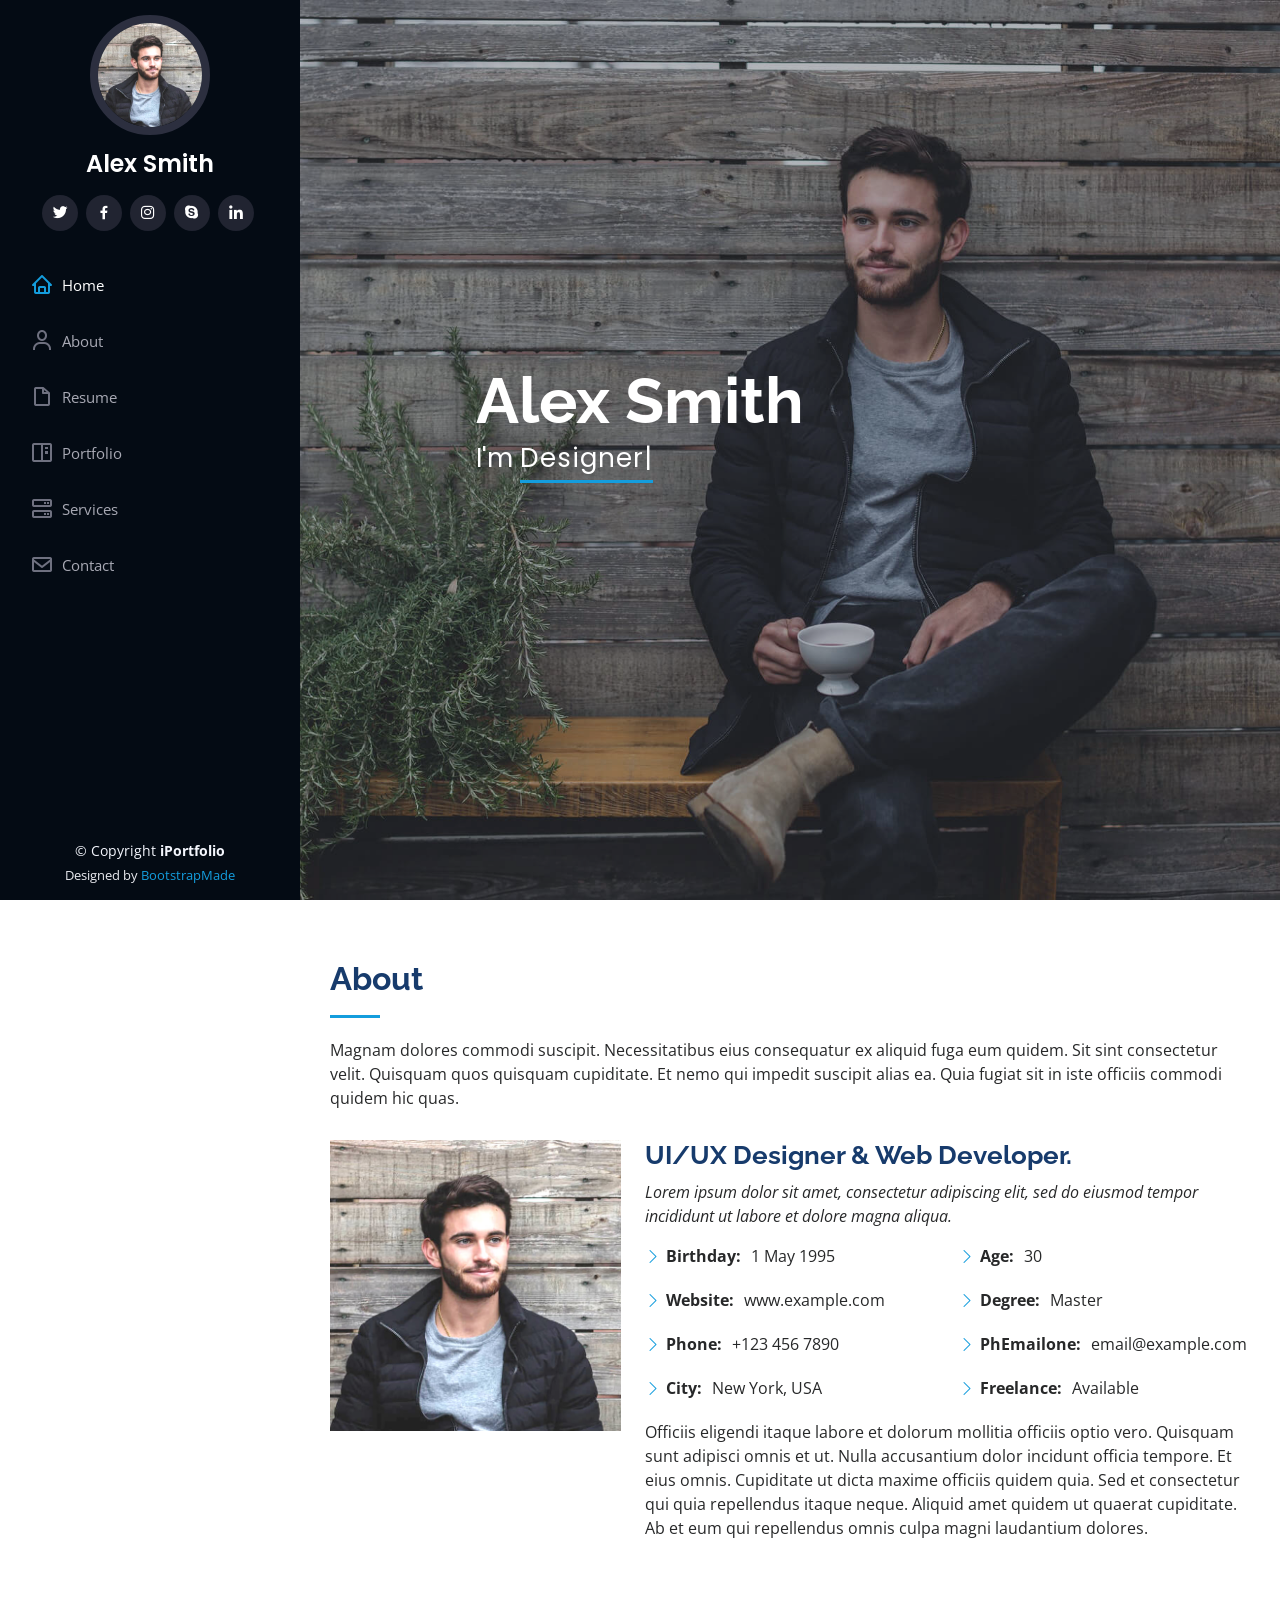
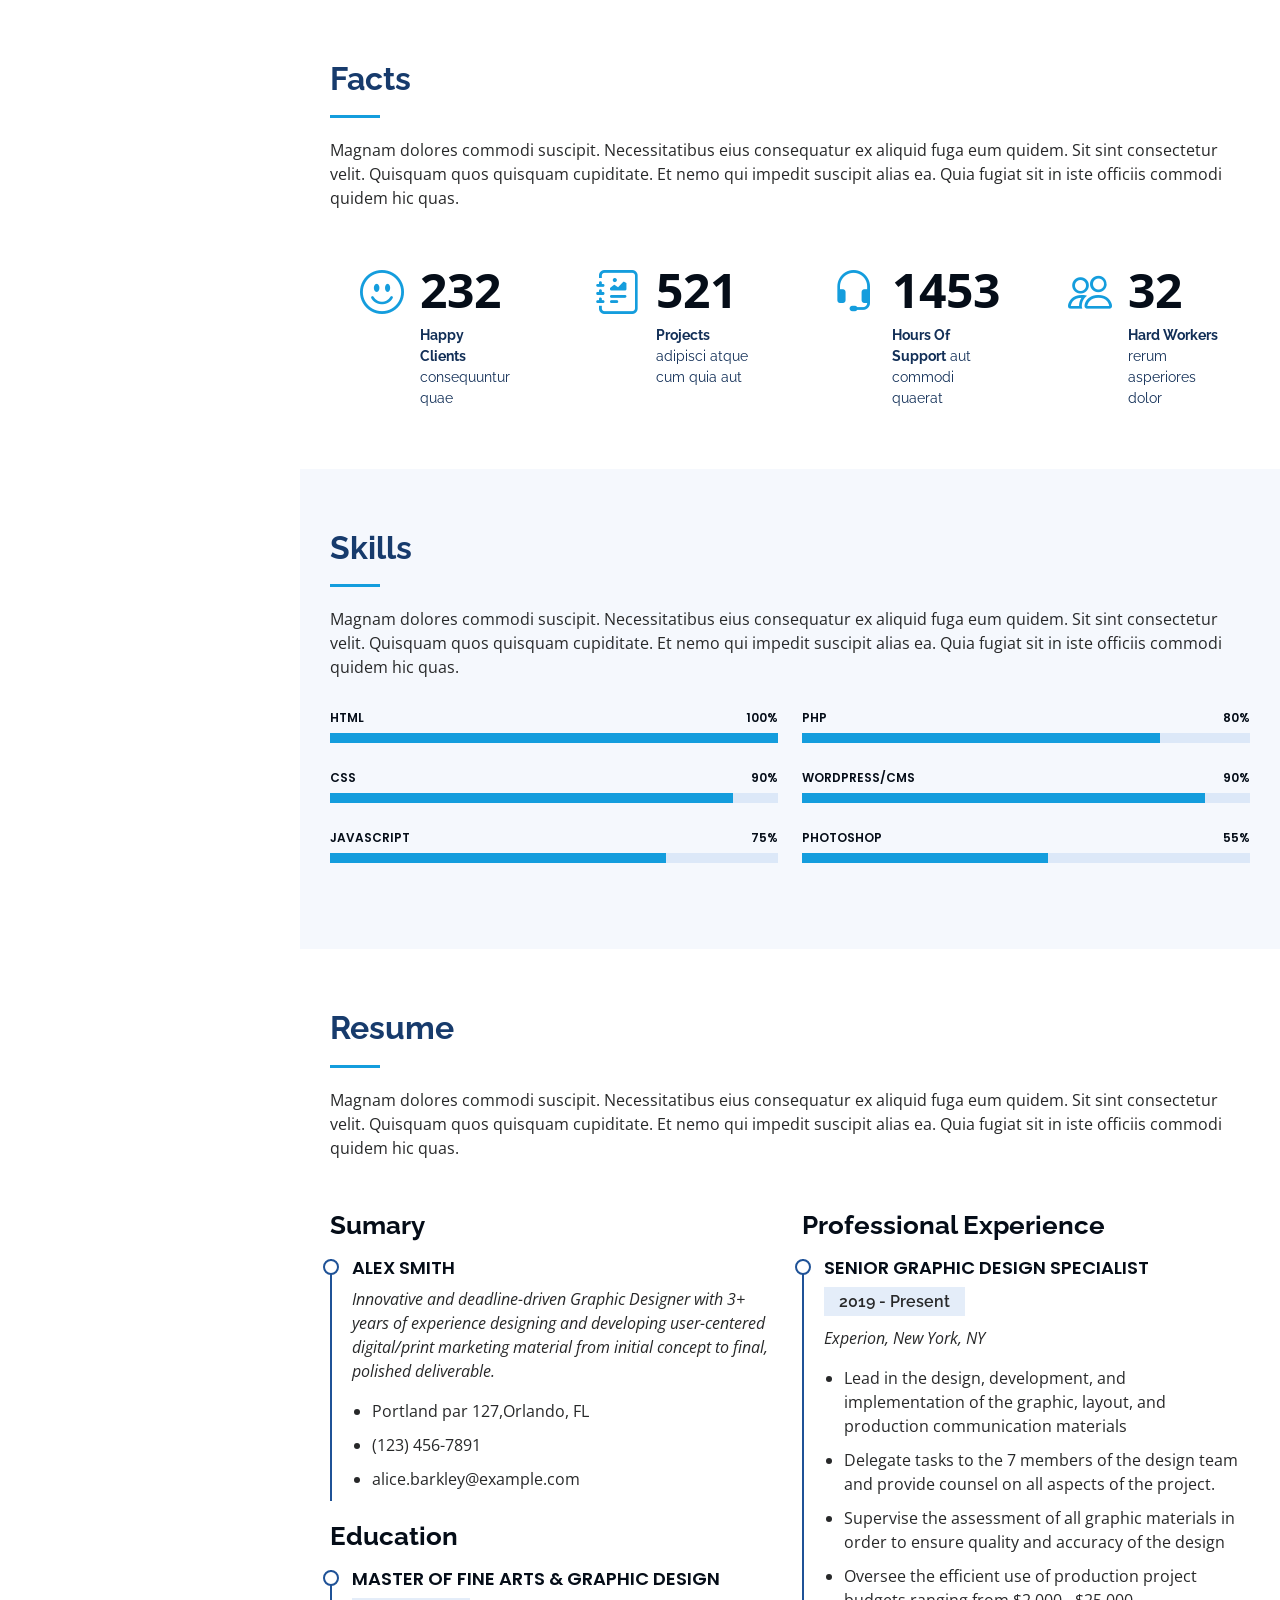
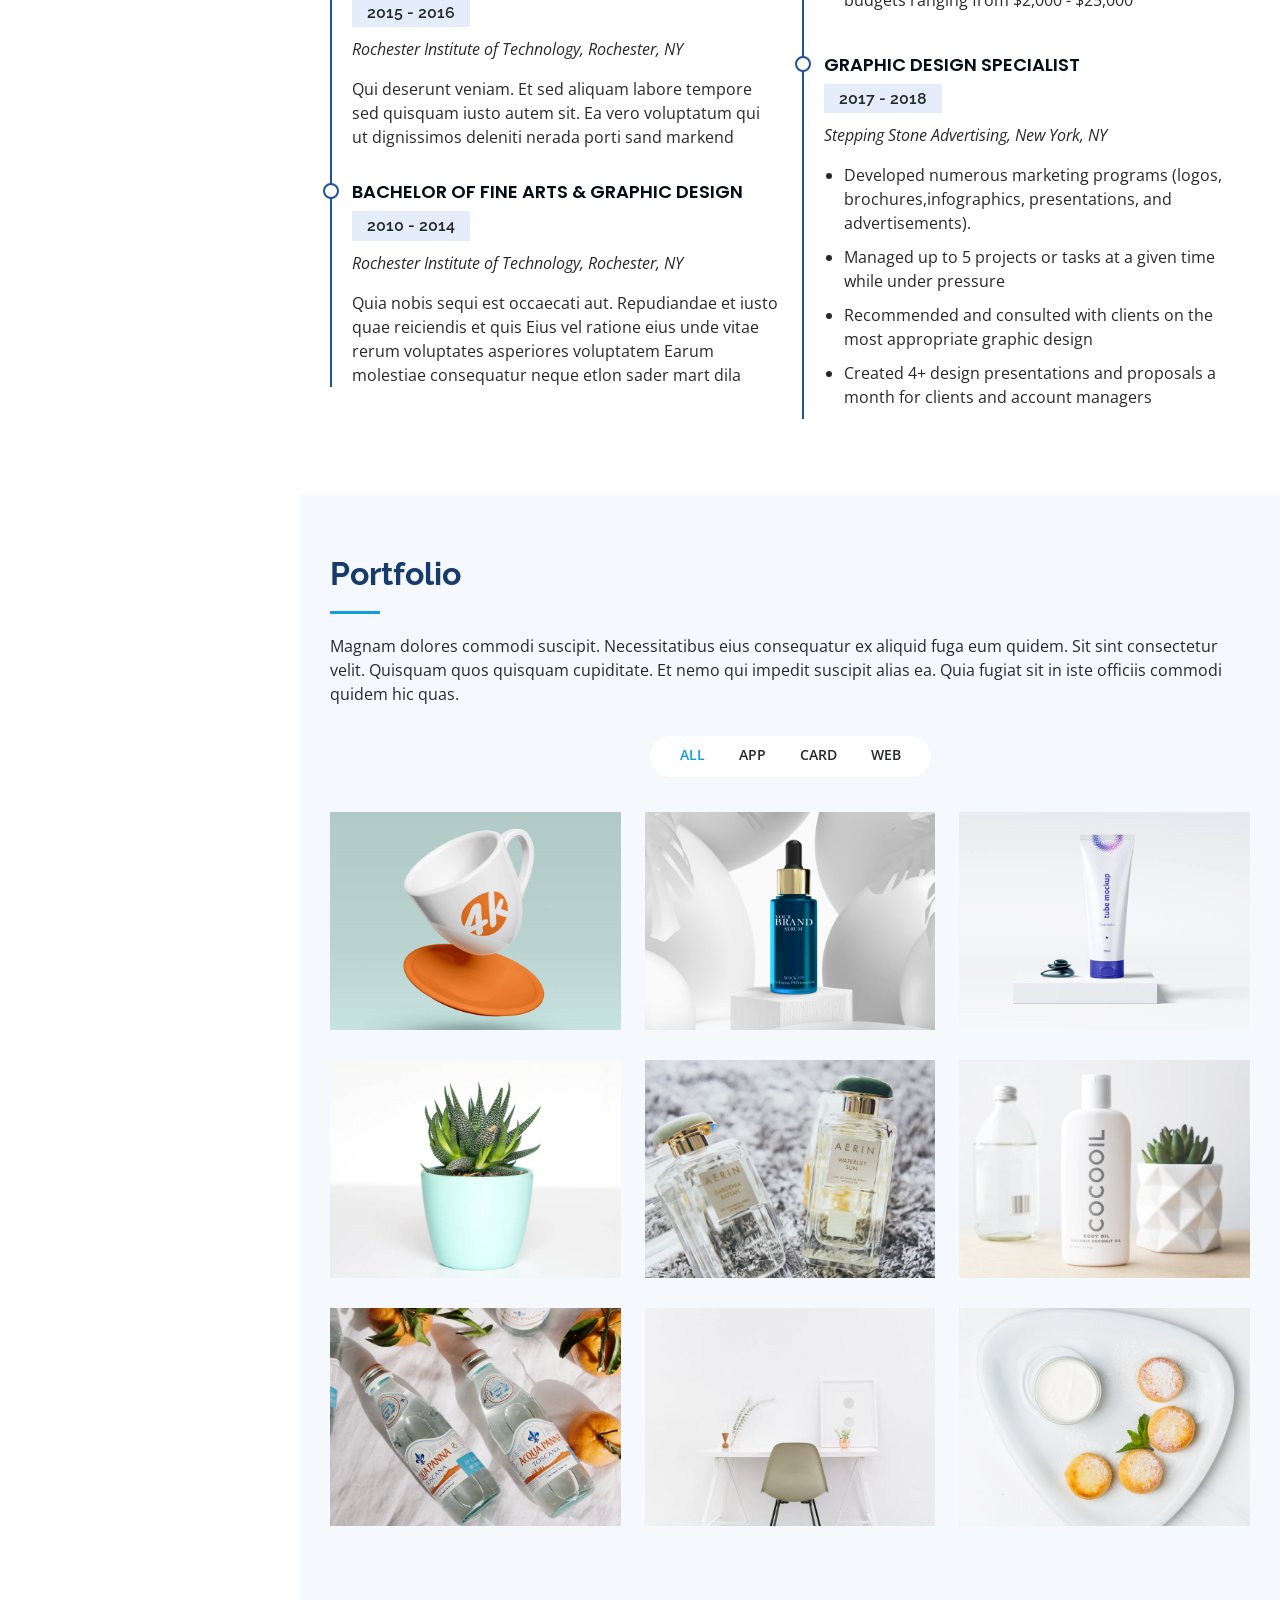
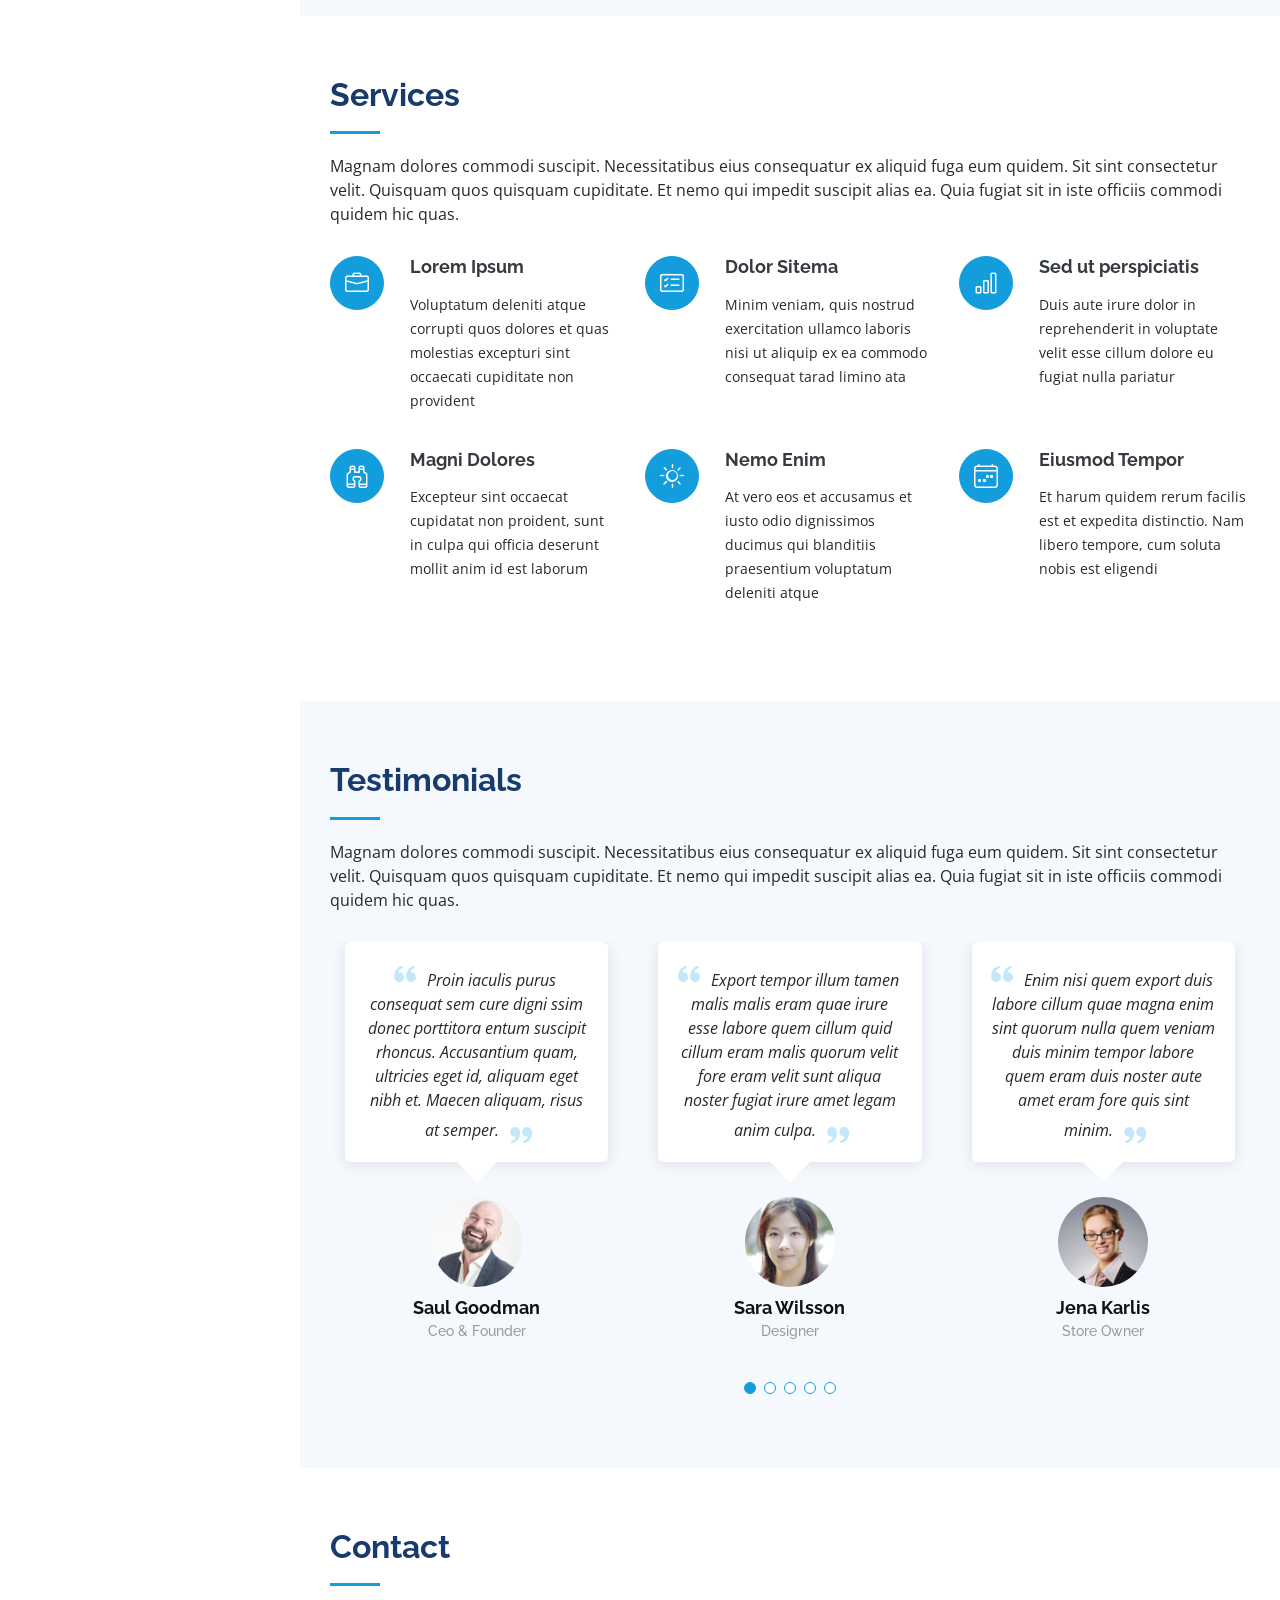
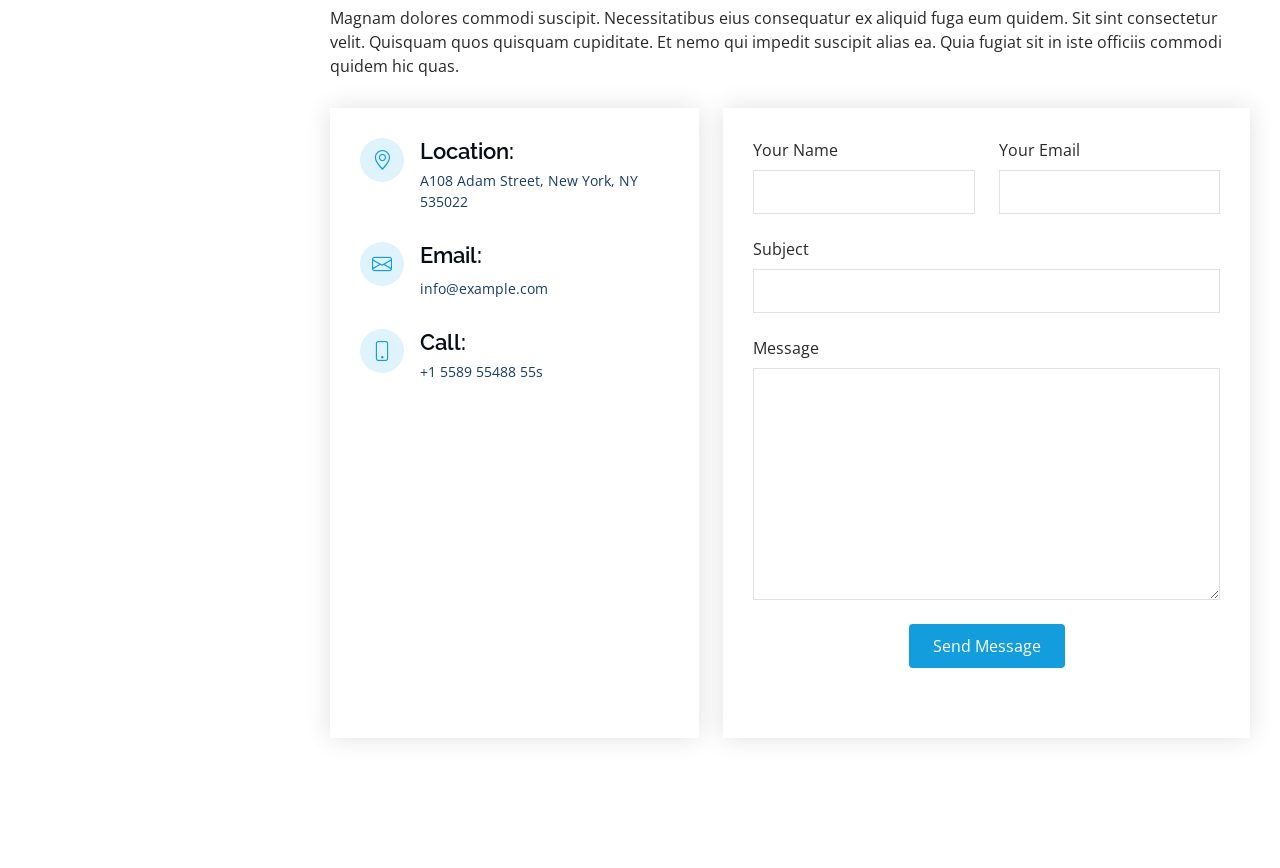
<file: index.html>
<!DOCTYPE html>
<html lang="en">

<head>
  <meta charset="utf-8">
  <meta content="width=device-width, initial-scale=1.0" name="viewport">

  <title>iPortfolio Bootstrap Template - Index</title>
  <meta content="" name="description">
  <meta content="" name="keywords">

  <!-- Favicons -->
  <link href="assets/img/favicon.png" rel="icon">
  <link href="assets/img/apple-touch-icon.png" rel="apple-touch-icon">

  <!-- Google Fonts -->
  <link href="https://fonts.googleapis.com/css?family=Open+Sans:300,300i,400,400i,600,600i,700,700i|Raleway:300,300i,400,400i,500,500i,600,600i,700,700i|Poppins:300,300i,400,400i,500,500i,600,600i,700,700i" rel="stylesheet">

  <!-- Vendor CSS Files -->
  <link href="assets/vendor/aos/aos.css" rel="stylesheet">
  <link href="assets/vendor/bootstrap/css/bootstrap.min.css" rel="stylesheet">
  <link href="assets/vendor/bootstrap-icons/bootstrap-icons.css" rel="stylesheet">
  <link href="assets/vendor/boxicons/css/boxicons.min.css" rel="stylesheet">
  <link href="assets/vendor/glightbox/css/glightbox.min.css" rel="stylesheet">
  <link href="assets/vendor/swiper/swiper-bundle.min.css" rel="stylesheet">

  <!-- Template Main CSS File -->
  <link href="assets/css/style.css" rel="stylesheet">

  <!-- =======================================================
  * Template Name: iPortfolio
  * Template URL: https://bootstrapmade.com/iportfolio-bootstrap-portfolio-websites-template/
  * Updated: Mar 17 2024 with Bootstrap v5.3.3
  * Author: BootstrapMade.com
  * License: https://bootstrapmade.com/license/
  ======================================================== -->
</head>

<body>

  <!-- ======= Mobile nav toggle button ======= -->
  <i class="bi bi-list mobile-nav-toggle d-xl-none"></i>

  <!-- ======= Header ======= -->
  <header id="header">
    <div class="d-flex flex-column">

      <div class="profile">
        <img src="assets/img/profile-img.jpg" alt="" class="img-fluid rounded-circle">
        <h1 class="text-light"><a href="index.html">Alex Smith</a></h1>
        <div class="social-links mt-3 text-center">
          <a href="#" class="twitter"><i class="bx bxl-twitter"></i></a>
          <a href="#" class="facebook"><i class="bx bxl-facebook"></i></a>
          <a href="#" class="instagram"><i class="bx bxl-instagram"></i></a>
          <a href="#" class="google-plus"><i class="bx bxl-skype"></i></a>
          <a href="#" class="linkedin"><i class="bx bxl-linkedin"></i></a>
        </div>
      </div>

      <nav id="navbar" class="nav-menu navbar">
        <ul>
          <li><a href="#hero" class="nav-link scrollto active"><i class="bx bx-home"></i> <span>Home</span></a></li>
          <li><a href="#about" class="nav-link scrollto"><i class="bx bx-user"></i> <span>About</span></a></li>
          <li><a href="#resume" class="nav-link scrollto"><i class="bx bx-file-blank"></i> <span>Resume</span></a></li>
          <li><a href="#portfolio" class="nav-link scrollto"><i class="bx bx-book-content"></i> <span>Portfolio</span></a></li>
          <li><a href="#services" class="nav-link scrollto"><i class="bx bx-server"></i> <span>Services</span></a></li>
          <li><a href="#contact" class="nav-link scrollto"><i class="bx bx-envelope"></i> <span>Contact</span></a></li>
        </ul>
      </nav><!-- .nav-menu -->
    </div>
  </header><!-- End Header -->

  <!-- ======= Hero Section ======= -->
  <section id="hero" class="d-flex flex-column justify-content-center align-items-center">
    <div class="hero-container" data-aos="fade-in">
      <h1>Alex Smith</h1>
      <p>I'm <span class="typed" data-typed-items="Designer, Developer, Freelancer, Photographer"></span></p>
    </div>
  </section><!-- End Hero -->

  <main id="main">

    <!-- ======= About Section ======= -->
    <section id="about" class="about">
      <div class="container">

        <div class="section-title">
          <h2>About</h2>
          <p>Magnam dolores commodi suscipit. Necessitatibus eius consequatur ex aliquid fuga eum quidem. Sit sint consectetur velit. Quisquam quos quisquam cupiditate. Et nemo qui impedit suscipit alias ea. Quia fugiat sit in iste officiis commodi quidem hic quas.</p>
        </div>

        <div class="row">
          <div class="col-lg-4" data-aos="fade-right">
            <img src="assets/img/profile-img.jpg" class="img-fluid" alt="">
          </div>
          <div class="col-lg-8 pt-4 pt-lg-0 content" data-aos="fade-left">
            <h3>UI/UX Designer &amp; Web Developer.</h3>
            <p class="fst-italic">
              Lorem ipsum dolor sit amet, consectetur adipiscing elit, sed do eiusmod tempor incididunt ut labore et dolore
              magna aliqua.
            </p>
            <div class="row">
              <div class="col-lg-6">
                <ul>
                  <li><i class="bi bi-chevron-right"></i> <strong>Birthday:</strong> <span>1 May 1995</span></li>
                  <li><i class="bi bi-chevron-right"></i> <strong>Website:</strong> <span>www.example.com</span></li>
                  <li><i class="bi bi-chevron-right"></i> <strong>Phone:</strong> <span>+123 456 7890</span></li>
                  <li><i class="bi bi-chevron-right"></i> <strong>City:</strong> <span>New York, USA</span></li>
                </ul>
              </div>
              <div class="col-lg-6">
                <ul>
                  <li><i class="bi bi-chevron-right"></i> <strong>Age:</strong> <span>30</span></li>
                  <li><i class="bi bi-chevron-right"></i> <strong>Degree:</strong> <span>Master</span></li>
                  <li><i class="bi bi-chevron-right"></i> <strong>PhEmailone:</strong> <span>email@example.com</span></li>
                  <li><i class="bi bi-chevron-right"></i> <strong>Freelance:</strong> <span>Available</span></li>
                </ul>
              </div>
            </div>
            <p>
              Officiis eligendi itaque labore et dolorum mollitia officiis optio vero. Quisquam sunt adipisci omnis et ut. Nulla accusantium dolor incidunt officia tempore. Et eius omnis.
              Cupiditate ut dicta maxime officiis quidem quia. Sed et consectetur qui quia repellendus itaque neque. Aliquid amet quidem ut quaerat cupiditate. Ab et eum qui repellendus omnis culpa magni laudantium dolores.
            </p>
          </div>
        </div>

      </div>
    </section><!-- End About Section -->

    <!-- ======= Facts Section ======= -->
    <section id="facts" class="facts">
      <div class="container">

        <div class="section-title">
          <h2>Facts</h2>
          <p>Magnam dolores commodi suscipit. Necessitatibus eius consequatur ex aliquid fuga eum quidem. Sit sint consectetur velit. Quisquam quos quisquam cupiditate. Et nemo qui impedit suscipit alias ea. Quia fugiat sit in iste officiis commodi quidem hic quas.</p>
        </div>

        <div class="row no-gutters">

          <div class="col-lg-3 col-md-6 d-md-flex align-items-md-stretch" data-aos="fade-up">
            <div class="count-box">
              <i class="bi bi-emoji-smile"></i>
              <span data-purecounter-start="0" data-purecounter-end="232" data-purecounter-duration="1" class="purecounter"></span>
              <p><strong>Happy Clients</strong> consequuntur quae</p>
            </div>
          </div>

          <div class="col-lg-3 col-md-6 d-md-flex align-items-md-stretch" data-aos="fade-up" data-aos-delay="100">
            <div class="count-box">
              <i class="bi bi-journal-richtext"></i>
              <span data-purecounter-start="0" data-purecounter-end="521" data-purecounter-duration="1" class="purecounter"></span>
              <p><strong>Projects</strong> adipisci atque cum quia aut</p>
            </div>
          </div>

          <div class="col-lg-3 col-md-6 d-md-flex align-items-md-stretch" data-aos="fade-up" data-aos-delay="200">
            <div class="count-box">
              <i class="bi bi-headset"></i>
              <span data-purecounter-start="0" data-purecounter-end="1453" data-purecounter-duration="1" class="purecounter"></span>
              <p><strong>Hours Of Support</strong> aut commodi quaerat</p>
            </div>
          </div>

          <div class="col-lg-3 col-md-6 d-md-flex align-items-md-stretch" data-aos="fade-up" data-aos-delay="300">
            <div class="count-box">
              <i class="bi bi-people"></i>
              <span data-purecounter-start="0" data-purecounter-end="32" data-purecounter-duration="1" class="purecounter"></span>
              <p><strong>Hard Workers</strong> rerum asperiores dolor</p>
            </div>
          </div>

        </div>

      </div>
    </section><!-- End Facts Section -->

    <!-- ======= Skills Section ======= -->
    <section id="skills" class="skills section-bg">
      <div class="container">

        <div class="section-title">
          <h2>Skills</h2>
          <p>Magnam dolores commodi suscipit. Necessitatibus eius consequatur ex aliquid fuga eum quidem. Sit sint consectetur velit. Quisquam quos quisquam cupiditate. Et nemo qui impedit suscipit alias ea. Quia fugiat sit in iste officiis commodi quidem hic quas.</p>
        </div>

        <div class="row skills-content">

          <div class="col-lg-6" data-aos="fade-up">

            <div class="progress">
              <span class="skill">HTML <i class="val">100%</i></span>
              <div class="progress-bar-wrap">
                <div class="progress-bar" role="progressbar" aria-valuenow="100" aria-valuemin="0" aria-valuemax="100"></div>
              </div>
            </div>

            <div class="progress">
              <span class="skill">CSS <i class="val">90%</i></span>
              <div class="progress-bar-wrap">
                <div class="progress-bar" role="progressbar" aria-valuenow="90" aria-valuemin="0" aria-valuemax="100"></div>
              </div>
            </div>

            <div class="progress">
              <span class="skill">JavaScript <i class="val">75%</i></span>
              <div class="progress-bar-wrap">
                <div class="progress-bar" role="progressbar" aria-valuenow="75" aria-valuemin="0" aria-valuemax="100"></div>
              </div>
            </div>

          </div>

          <div class="col-lg-6" data-aos="fade-up" data-aos-delay="100">

            <div class="progress">
              <span class="skill">PHP <i class="val">80%</i></span>
              <div class="progress-bar-wrap">
                <div class="progress-bar" role="progressbar" aria-valuenow="80" aria-valuemin="0" aria-valuemax="100"></div>
              </div>
            </div>

            <div class="progress">
              <span class="skill">WordPress/CMS <i class="val">90%</i></span>
              <div class="progress-bar-wrap">
                <div class="progress-bar" role="progressbar" aria-valuenow="90" aria-valuemin="0" aria-valuemax="100"></div>
              </div>
            </div>

            <div class="progress">
              <span class="skill">Photoshop <i class="val">55%</i></span>
              <div class="progress-bar-wrap">
                <div class="progress-bar" role="progressbar" aria-valuenow="55" aria-valuemin="0" aria-valuemax="100"></div>
              </div>
            </div>

          </div>

        </div>

      </div>
    </section><!-- End Skills Section -->

    <!-- ======= Resume Section ======= -->
    <section id="resume" class="resume">
      <div class="container">

        <div class="section-title">
          <h2>Resume</h2>
          <p>Magnam dolores commodi suscipit. Necessitatibus eius consequatur ex aliquid fuga eum quidem. Sit sint consectetur velit. Quisquam quos quisquam cupiditate. Et nemo qui impedit suscipit alias ea. Quia fugiat sit in iste officiis commodi quidem hic quas.</p>
        </div>

        <div class="row">
          <div class="col-lg-6" data-aos="fade-up">
            <h3 class="resume-title">Sumary</h3>
            <div class="resume-item pb-0">
              <h4>Alex Smith</h4>
              <p><em>Innovative and deadline-driven Graphic Designer with 3+ years of experience designing and developing user-centered digital/print marketing material from initial concept to final, polished deliverable.</em></p>
              <ul>
                <li>Portland par 127,Orlando, FL</li>
                <li>(123) 456-7891</li>
                <li>alice.barkley@example.com</li>
              </ul>
            </div>

            <h3 class="resume-title">Education</h3>
            <div class="resume-item">
              <h4>Master of Fine Arts &amp; Graphic Design</h4>
              <h5>2015 - 2016</h5>
              <p><em>Rochester Institute of Technology, Rochester, NY</em></p>
              <p>Qui deserunt veniam. Et sed aliquam labore tempore sed quisquam iusto autem sit. Ea vero voluptatum qui ut dignissimos deleniti nerada porti sand markend</p>
            </div>
            <div class="resume-item">
              <h4>Bachelor of Fine Arts &amp; Graphic Design</h4>
              <h5>2010 - 2014</h5>
              <p><em>Rochester Institute of Technology, Rochester, NY</em></p>
              <p>Quia nobis sequi est occaecati aut. Repudiandae et iusto quae reiciendis et quis Eius vel ratione eius unde vitae rerum voluptates asperiores voluptatem Earum molestiae consequatur neque etlon sader mart dila</p>
            </div>
          </div>
          <div class="col-lg-6" data-aos="fade-up" data-aos-delay="100">
            <h3 class="resume-title">Professional Experience</h3>
            <div class="resume-item">
              <h4>Senior graphic design specialist</h4>
              <h5>2019 - Present</h5>
              <p><em>Experion, New York, NY </em></p>
              <ul>
                <li>Lead in the design, development, and implementation of the graphic, layout, and production communication materials</li>
                <li>Delegate tasks to the 7 members of the design team and provide counsel on all aspects of the project. </li>
                <li>Supervise the assessment of all graphic materials in order to ensure quality and accuracy of the design</li>
                <li>Oversee the efficient use of production project budgets ranging from $2,000 - $25,000</li>
              </ul>
            </div>
            <div class="resume-item">
              <h4>Graphic design specialist</h4>
              <h5>2017 - 2018</h5>
              <p><em>Stepping Stone Advertising, New York, NY</em></p>
              <ul>
                <li>Developed numerous marketing programs (logos, brochures,infographics, presentations, and advertisements).</li>
                <li>Managed up to 5 projects or tasks at a given time while under pressure</li>
                <li>Recommended and consulted with clients on the most appropriate graphic design</li>
                <li>Created 4+ design presentations and proposals a month for clients and account managers</li>
              </ul>
            </div>
          </div>
        </div>

      </div>
    </section><!-- End Resume Section -->

    <!-- ======= Portfolio Section ======= -->
    <section id="portfolio" class="portfolio section-bg">
      <div class="container">

        <div class="section-title">
          <h2>Portfolio</h2>
          <p>Magnam dolores commodi suscipit. Necessitatibus eius consequatur ex aliquid fuga eum quidem. Sit sint consectetur velit. Quisquam quos quisquam cupiditate. Et nemo qui impedit suscipit alias ea. Quia fugiat sit in iste officiis commodi quidem hic quas.</p>
        </div>

        <div class="row" data-aos="fade-up">
          <div class="col-lg-12 d-flex justify-content-center">
            <ul id="portfolio-flters">
              <li data-filter="*" class="filter-active">All</li>
              <li data-filter=".filter-app">App</li>
              <li data-filter=".filter-card">Card</li>
              <li data-filter=".filter-web">Web</li>
            </ul>
          </div>
        </div>

        <div class="row portfolio-container" data-aos="fade-up" data-aos-delay="100">

          <div class="col-lg-4 col-md-6 portfolio-item filter-app">
            <div class="portfolio-wrap">
              <img src="assets/img/portfolio/portfolio-1.jpg" class="img-fluid" alt="">
              <div class="portfolio-links">
                <a href="assets/img/portfolio/portfolio-1.jpg" data-gallery="portfolioGallery" class="portfolio-lightbox" title="App 1"><i class="bx bx-plus"></i></a>
                <a href="portfolio-details.html" title="More Details"><i class="bx bx-link"></i></a>
              </div>
            </div>
          </div>

          <div class="col-lg-4 col-md-6 portfolio-item filter-web">
            <div class="portfolio-wrap">
              <img src="assets/img/portfolio/portfolio-2.jpg" class="img-fluid" alt="">
              <div class="portfolio-links">
                <a href="assets/img/portfolio/portfolio-2.jpg" data-gallery="portfolioGallery" class="portfolio-lightbox" title="Web 3"><i class="bx bx-plus"></i></a>
                <a href="portfolio-details.html" title="More Details"><i class="bx bx-link"></i></a>
              </div>
            </div>
          </div>

          <div class="col-lg-4 col-md-6 portfolio-item filter-app">
            <div class="portfolio-wrap">
              <img src="assets/img/portfolio/portfolio-3.jpg" class="img-fluid" alt="">
              <div class="portfolio-links">
                <a href="assets/img/portfolio/portfolio-3.jpg" data-gallery="portfolioGallery" class="portfolio-lightbox" title="App 2"><i class="bx bx-plus"></i></a>
                <a href="portfolio-details.html" title="More Details"><i class="bx bx-link"></i></a>
              </div>
            </div>
          </div>

          <div class="col-lg-4 col-md-6 portfolio-item filter-card">
            <div class="portfolio-wrap">
              <img src="assets/img/portfolio/portfolio-4.jpg" class="img-fluid" alt="">
              <div class="portfolio-links">
                <a href="assets/img/portfolio/portfolio-4.jpg" data-gallery="portfolioGallery" class="portfolio-lightbox" title="Card 2"><i class="bx bx-plus"></i></a>
                <a href="portfolio-details.html" title="More Details"><i class="bx bx-link"></i></a>
              </div>
            </div>
          </div>

          <div class="col-lg-4 col-md-6 portfolio-item filter-web">
            <div class="portfolio-wrap">
              <img src="assets/img/portfolio/portfolio-5.jpg" class="img-fluid" alt="">
              <div class="portfolio-links">
                <a href="assets/img/portfolio/portfolio-5.jpg" data-gallery="portfolioGallery" class="portfolio-lightbox" title="Web 2"><i class="bx bx-plus"></i></a>
                <a href="portfolio-details.html" title="More Details"><i class="bx bx-link"></i></a>
              </div>
            </div>
          </div>

          <div class="col-lg-4 col-md-6 portfolio-item filter-app">
            <div class="portfolio-wrap">
              <img src="assets/img/portfolio/portfolio-6.jpg" class="img-fluid" alt="">
              <div class="portfolio-links">
                <a href="assets/img/portfolio/portfolio-6.jpg" data-gallery="portfolioGallery" class="portfolio-lightbox" title="App 3"><i class="bx bx-plus"></i></a>
                <a href="portfolio-details.html" title="More Details"><i class="bx bx-link"></i></a>
              </div>
            </div>
          </div>

          <div class="col-lg-4 col-md-6 portfolio-item filter-card">
            <div class="portfolio-wrap">
              <img src="assets/img/portfolio/portfolio-7.jpg" class="img-fluid" alt="">
              <div class="portfolio-links">
                <a href="assets/img/portfolio/portfolio-7.jpg" data-gallery="portfolioGallery" class="portfolio-lightbox" title="Card 1"><i class="bx bx-plus"></i></a>
                <a href="portfolio-details.html" title="More Details"><i class="bx bx-link"></i></a>
              </div>
            </div>
          </div>

          <div class="col-lg-4 col-md-6 portfolio-item filter-card">
            <div class="portfolio-wrap">
              <img src="assets/img/portfolio/portfolio-8.jpg" class="img-fluid" alt="">
              <div class="portfolio-links">
                <a href="assets/img/portfolio/portfolio-8.jpg" data-gallery="portfolioGallery" class="portfolio-lightbox" title="Card 3"><i class="bx bx-plus"></i></a>
                <a href="portfolio-details.html" title="More Details"><i class="bx bx-link"></i></a>
              </div>
            </div>
          </div>

          <div class="col-lg-4 col-md-6 portfolio-item filter-web">
            <div class="portfolio-wrap">
              <img src="assets/img/portfolio/portfolio-9.jpg" class="img-fluid" alt="">
              <div class="portfolio-links">
                <a href="assets/img/portfolio/portfolio-9.jpg" data-gallery="portfolioGallery" class="portfolio-lightbox" title="Web 3"><i class="bx bx-plus"></i></a>
                <a href="portfolio-details.html" title="More Details"><i class="bx bx-link"></i></a>
              </div>
            </div>
          </div>

        </div>

      </div>
    </section><!-- End Portfolio Section -->

    <!-- ======= Services Section ======= -->
    <section id="services" class="services">
      <div class="container">

        <div class="section-title">
          <h2>Services</h2>
          <p>Magnam dolores commodi suscipit. Necessitatibus eius consequatur ex aliquid fuga eum quidem. Sit sint consectetur velit. Quisquam quos quisquam cupiditate. Et nemo qui impedit suscipit alias ea. Quia fugiat sit in iste officiis commodi quidem hic quas.</p>
        </div>

        <div class="row">
          <div class="col-lg-4 col-md-6 icon-box" data-aos="fade-up">
            <div class="icon"><i class="bi bi-briefcase"></i></div>
            <h4 class="title"><a href="">Lorem Ipsum</a></h4>
            <p class="description">Voluptatum deleniti atque corrupti quos dolores et quas molestias excepturi sint occaecati cupiditate non provident</p>
          </div>
          <div class="col-lg-4 col-md-6 icon-box" data-aos="fade-up" data-aos-delay="100">
            <div class="icon"><i class="bi bi-card-checklist"></i></div>
            <h4 class="title"><a href="">Dolor Sitema</a></h4>
            <p class="description">Minim veniam, quis nostrud exercitation ullamco laboris nisi ut aliquip ex ea commodo consequat tarad limino ata</p>
          </div>
          <div class="col-lg-4 col-md-6 icon-box" data-aos="fade-up" data-aos-delay="200">
            <div class="icon"><i class="bi bi-bar-chart"></i></div>
            <h4 class="title"><a href="">Sed ut perspiciatis</a></h4>
            <p class="description">Duis aute irure dolor in reprehenderit in voluptate velit esse cillum dolore eu fugiat nulla pariatur</p>
          </div>
          <div class="col-lg-4 col-md-6 icon-box" data-aos="fade-up" data-aos-delay="300">
            <div class="icon"><i class="bi bi-binoculars"></i></div>
            <h4 class="title"><a href="">Magni Dolores</a></h4>
            <p class="description">Excepteur sint occaecat cupidatat non proident, sunt in culpa qui officia deserunt mollit anim id est laborum</p>
          </div>
          <div class="col-lg-4 col-md-6 icon-box" data-aos="fade-up" data-aos-delay="400">
            <div class="icon"><i class="bi bi-brightness-high"></i></div>
            <h4 class="title"><a href="">Nemo Enim</a></h4>
            <p class="description">At vero eos et accusamus et iusto odio dignissimos ducimus qui blanditiis praesentium voluptatum deleniti atque</p>
          </div>
          <div class="col-lg-4 col-md-6 icon-box" data-aos="fade-up" data-aos-delay="500">
            <div class="icon"><i class="bi bi-calendar4-week"></i></div>
            <h4 class="title"><a href="">Eiusmod Tempor</a></h4>
            <p class="description">Et harum quidem rerum facilis est et expedita distinctio. Nam libero tempore, cum soluta nobis est eligendi</p>
          </div>
        </div>

      </div>
    </section><!-- End Services Section -->

    <!-- ======= Testimonials Section ======= -->
    <section id="testimonials" class="testimonials section-bg">
      <div class="container">

        <div class="section-title">
          <h2>Testimonials</h2>
          <p>Magnam dolores commodi suscipit. Necessitatibus eius consequatur ex aliquid fuga eum quidem. Sit sint consectetur velit. Quisquam quos quisquam cupiditate. Et nemo qui impedit suscipit alias ea. Quia fugiat sit in iste officiis commodi quidem hic quas.</p>
        </div>

        <div class="testimonials-slider swiper" data-aos="fade-up" data-aos-delay="100">
          <div class="swiper-wrapper">

            <div class="swiper-slide">
              <div class="testimonial-item" data-aos="fade-up">
                <p>
                  <i class="bx bxs-quote-alt-left quote-icon-left"></i>
                  Proin iaculis purus consequat sem cure digni ssim donec porttitora entum suscipit rhoncus. Accusantium quam, ultricies eget id, aliquam eget nibh et. Maecen aliquam, risus at semper.
                  <i class="bx bxs-quote-alt-right quote-icon-right"></i>
                </p>
                <img src="assets/img/testimonials/testimonials-1.jpg" class="testimonial-img" alt="">
                <h3>Saul Goodman</h3>
                <h4>Ceo &amp; Founder</h4>
              </div>
            </div><!-- End testimonial item -->

            <div class="swiper-slide">
              <div class="testimonial-item" data-aos="fade-up" data-aos-delay="100">
                <p>
                  <i class="bx bxs-quote-alt-left quote-icon-left"></i>
                  Export tempor illum tamen malis malis eram quae irure esse labore quem cillum quid cillum eram malis quorum velit fore eram velit sunt aliqua noster fugiat irure amet legam anim culpa.
                  <i class="bx bxs-quote-alt-right quote-icon-right"></i>
                </p>
                <img src="assets/img/testimonials/testimonials-2.jpg" class="testimonial-img" alt="">
                <h3>Sara Wilsson</h3>
                <h4>Designer</h4>
              </div>
            </div><!-- End testimonial item -->

            <div class="swiper-slide">
              <div class="testimonial-item" data-aos="fade-up" data-aos-delay="200">
                <p>
                  <i class="bx bxs-quote-alt-left quote-icon-left"></i>
                  Enim nisi quem export duis labore cillum quae magna enim sint quorum nulla quem veniam duis minim tempor labore quem eram duis noster aute amet eram fore quis sint minim.
                  <i class="bx bxs-quote-alt-right quote-icon-right"></i>
                </p>
                <img src="assets/img/testimonials/testimonials-3.jpg" class="testimonial-img" alt="">
                <h3>Jena Karlis</h3>
                <h4>Store Owner</h4>
              </div>
            </div><!-- End testimonial item -->

            <div class="swiper-slide">
              <div class="testimonial-item" data-aos="fade-up" data-aos-delay="300">
                <p>
                  <i class="bx bxs-quote-alt-left quote-icon-left"></i>
                  Fugiat enim eram quae cillum dolore dolor amet nulla culpa multos export minim fugiat minim velit minim dolor enim duis veniam ipsum anim magna sunt elit fore quem dolore labore illum veniam.
                  <i class="bx bxs-quote-alt-right quote-icon-right"></i>
                </p>
                <img src="assets/img/testimonials/testimonials-4.jpg" class="testimonial-img" alt="">
                <h3>Matt Brandon</h3>
                <h4>Freelancer</h4>
              </div>
            </div><!-- End testimonial item -->

            <div class="swiper-slide">
              <div class="testimonial-item" data-aos="fade-up" data-aos-delay="400">
                <p>
                  <i class="bx bxs-quote-alt-left quote-icon-left"></i>
                  Quis quorum aliqua sint quem legam fore sunt eram irure aliqua veniam tempor noster veniam enim culpa labore duis sunt culpa nulla illum cillum fugiat legam esse veniam culpa fore nisi cillum quid.
                  <i class="bx bxs-quote-alt-right quote-icon-right"></i>
                </p>
                <img src="assets/img/testimonials/testimonials-5.jpg" class="testimonial-img" alt="">
                <h3>John Larson</h3>
                <h4>Entrepreneur</h4>
              </div>
            </div><!-- End testimonial item -->

          </div>
          <div class="swiper-pagination"></div>
        </div>

      </div>
    </section><!-- End Testimonials Section -->

    <!-- ======= Contact Section ======= -->
    <section id="contact" class="contact">
      <div class="container">

        <div class="section-title">
          <h2>Contact</h2>
          <p>Magnam dolores commodi suscipit. Necessitatibus eius consequatur ex aliquid fuga eum quidem. Sit sint consectetur velit. Quisquam quos quisquam cupiditate. Et nemo qui impedit suscipit alias ea. Quia fugiat sit in iste officiis commodi quidem hic quas.</p>
        </div>

        <div class="row" data-aos="fade-in">

          <div class="col-lg-5 d-flex align-items-stretch">
            <div class="info">
              <div class="address">
                <i class="bi bi-geo-alt"></i>
                <h4>Location:</h4>
                <p>A108 Adam Street, New York, NY 535022</p>
              </div>

              <div class="email">
                <i class="bi bi-envelope"></i>
                <h4>Email:</h4>
                <p>info@example.com</p>
              </div>

              <div class="phone">
                <i class="bi bi-phone"></i>
                <h4>Call:</h4>
                <p>+1 5589 55488 55s</p>
              </div>

              <iframe src="https://www.google.com/maps/embed?pb=!1m14!1m8!1m3!1d12097.433213460943!2d-74.0062269!3d40.7101282!3m2!1i1024!2i768!4f13.1!3m3!1m2!1s0x0%3A0xb89d1fe6bc499443!2sDowntown+Conference+Center!5e0!3m2!1smk!2sbg!4v1539943755621" frameborder="0" style="border:0; width: 100%; height: 290px;" allowfullscreen></iframe>
            </div>

          </div>

          <div class="col-lg-7 mt-5 mt-lg-0 d-flex align-items-stretch">
            <form action="forms/contact.php" method="post" role="form" class="php-email-form">
              <div class="row">
                <div class="form-group col-md-6">
                  <label for="name">Your Name</label>
                  <input type="text" name="name" class="form-control" id="name" required>
                </div>
                <div class="form-group col-md-6">
                  <label for="name">Your Email</label>
                  <input type="email" class="form-control" name="email" id="email" required>
                </div>
              </div>
              <div class="form-group">
                <label for="name">Subject</label>
                <input type="text" class="form-control" name="subject" id="subject" required>
              </div>
              <div class="form-group">
                <label for="name">Message</label>
                <textarea class="form-control" name="message" rows="10" required></textarea>
              </div>
              <div class="my-3">
                <div class="loading">Loading</div>
                <div class="error-message"></div>
                <div class="sent-message">Your message has been sent. Thank you!</div>
              </div>
              <div class="text-center"><button type="submit">Send Message</button></div>
            </form>
          </div>

        </div>

      </div>
    </section><!-- End Contact Section -->

  </main><!-- End #main -->

  <!-- ======= Footer ======= -->
  <footer id="footer">
    <div class="container">
      <div class="copyright">
        &copy; Copyright <strong><span>iPortfolio</span></strong>
      </div>
      <div class="credits">
        <!-- All the links in the footer should remain intact. -->
        <!-- You can delete the links only if you purchased the pro version. -->
        <!-- Licensing information: https://bootstrapmade.com/license/ -->
        <!-- Purchase the pro version with working PHP/AJAX contact form: https://bootstrapmade.com/iportfolio-bootstrap-portfolio-websites-template/ -->
        Designed by <a href="https://bootstrapmade.com/">BootstrapMade</a>
      </div>
    </div>
  </footer><!-- End  Footer -->

  <a href="#" class="back-to-top d-flex align-items-center justify-content-center"><i class="bi bi-arrow-up-short"></i></a>

  <!-- Vendor JS Files -->
  <script src="assets/vendor/purecounter/purecounter_vanilla.js"></script>
  <script src="assets/vendor/aos/aos.js"></script>
  <script src="assets/vendor/bootstrap/js/bootstrap.bundle.min.js"></script>
  <script src="assets/vendor/glightbox/js/glightbox.min.js"></script>
  <script src="assets/vendor/isotope-layout/isotope.pkgd.min.js"></script>
  <script src="assets/vendor/swiper/swiper-bundle.min.js"></script>
  <script src="assets/vendor/typed.js/typed.umd.js"></script>
  <script src="assets/vendor/waypoints/noframework.waypoints.js"></script>
  <script src="assets/vendor/php-email-form/validate.js"></script>

  <!-- Template Main JS File -->
  <script src="assets/js/main.js"></script>

</body>

</html>
</file>
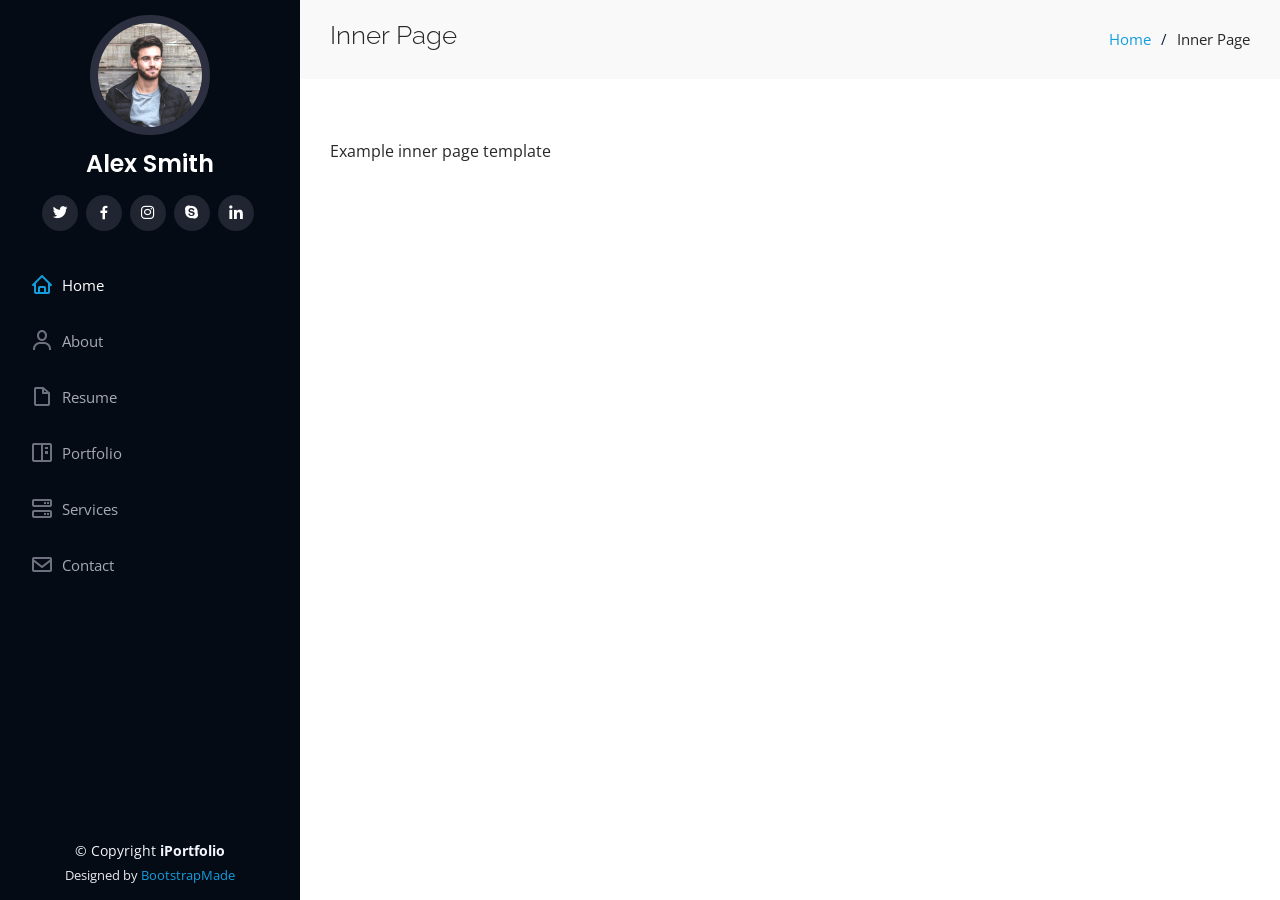
<file: inner-page.html>
<!DOCTYPE html>
<html lang="en">

<head>
  <meta charset="utf-8">
  <meta content="width=device-width, initial-scale=1.0" name="viewport">

  <title>Inner Page - iPortfolio Bootstrap Template</title>
  <meta content="" name="description">
  <meta content="" name="keywords">

  <!-- Favicons -->
  <link href="assets/img/favicon.png" rel="icon">
  <link href="assets/img/apple-touch-icon.png" rel="apple-touch-icon">

  <!-- Google Fonts -->
  <link href="https://fonts.googleapis.com/css?family=Open+Sans:300,300i,400,400i,600,600i,700,700i|Raleway:300,300i,400,400i,500,500i,600,600i,700,700i|Poppins:300,300i,400,400i,500,500i,600,600i,700,700i" rel="stylesheet">

  <!-- Vendor CSS Files -->
  <link href="assets/vendor/aos/aos.css" rel="stylesheet">
  <link href="assets/vendor/bootstrap/css/bootstrap.min.css" rel="stylesheet">
  <link href="assets/vendor/bootstrap-icons/bootstrap-icons.css" rel="stylesheet">
  <link href="assets/vendor/boxicons/css/boxicons.min.css" rel="stylesheet">
  <link href="assets/vendor/glightbox/css/glightbox.min.css" rel="stylesheet">
  <link href="assets/vendor/swiper/swiper-bundle.min.css" rel="stylesheet">

  <!-- Template Main CSS File -->
  <link href="assets/css/style.css" rel="stylesheet">

  <!-- =======================================================
  * Template Name: iPortfolio
  * Template URL: https://bootstrapmade.com/iportfolio-bootstrap-portfolio-websites-template/
  * Updated: Mar 17 2024 with Bootstrap v5.3.3
  * Author: BootstrapMade.com
  * License: https://bootstrapmade.com/license/
  ======================================================== -->
</head>

<body>

  <!-- ======= Mobile nav toggle button ======= -->
  <i class="bi bi-list mobile-nav-toggle d-xl-none"></i>

  <!-- ======= Header ======= -->
  <header id="header">
    <div class="d-flex flex-column">

      <div class="profile">
        <img src="assets/img/profile-img.jpg" alt="" class="img-fluid rounded-circle">
        <h1 class="text-light"><a href="index.html">Alex Smith</a></h1>
        <div class="social-links mt-3 text-center">
          <a href="#" class="twitter"><i class="bx bxl-twitter"></i></a>
          <a href="#" class="facebook"><i class="bx bxl-facebook"></i></a>
          <a href="#" class="instagram"><i class="bx bxl-instagram"></i></a>
          <a href="#" class="google-plus"><i class="bx bxl-skype"></i></a>
          <a href="#" class="linkedin"><i class="bx bxl-linkedin"></i></a>
        </div>
      </div>

      <nav id="navbar" class="nav-menu navbar">
        <ul>
          <li><a href="#hero" class="nav-link scrollto active"><i class="bx bx-home"></i> <span>Home</span></a></li>
          <li><a href="#about" class="nav-link scrollto"><i class="bx bx-user"></i> <span>About</span></a></li>
          <li><a href="#resume" class="nav-link scrollto"><i class="bx bx-file-blank"></i> <span>Resume</span></a></li>
          <li><a href="#portfolio" class="nav-link scrollto"><i class="bx bx-book-content"></i> <span>Portfolio</span></a></li>
          <li><a href="#services" class="nav-link scrollto"><i class="bx bx-server"></i> <span>Services</span></a></li>
          <li><a href="#contact" class="nav-link scrollto"><i class="bx bx-envelope"></i> <span>Contact</span></a></li>
        </ul>
      </nav><!-- .nav-menu -->
    </div>
  </header><!-- End Header -->

  <main id="main">

    <!-- ======= Breadcrumbs ======= -->
    <section class="breadcrumbs">
      <div class="container">

        <div class="d-flex justify-content-between align-items-center">
          <h2>Inner Page</h2>
          <ol>
            <li><a href="index.html">Home</a></li>
            <li>Inner Page</li>
          </ol>
        </div>

      </div>
    </section><!-- End Breadcrumbs -->

    <section class="inner-page">
      <div class="container">
        <p>
          Example inner page template
        </p>
      </div>
    </section>

  </main><!-- End #main -->

  <!-- ======= Footer ======= -->
  <footer id="footer">
    <div class="container">
      <div class="copyright">
        &copy; Copyright <strong><span>iPortfolio</span></strong>
      </div>
      <div class="credits">
        <!-- All the links in the footer should remain intact. -->
        <!-- You can delete the links only if you purchased the pro version. -->
        <!-- Licensing information: https://bootstrapmade.com/license/ -->
        <!-- Purchase the pro version with working PHP/AJAX contact form: https://bootstrapmade.com/iportfolio-bootstrap-portfolio-websites-template/ -->
        Designed by <a href="https://bootstrapmade.com/">BootstrapMade</a>
      </div>
    </div>
  </footer><!-- End  Footer -->

  <a href="#" class="back-to-top d-flex align-items-center justify-content-center"><i class="bi bi-arrow-up-short"></i></a>

  <!-- Vendor JS Files -->
  <script src="assets/vendor/purecounter/purecounter_vanilla.js"></script>
  <script src="assets/vendor/aos/aos.js"></script>
  <script src="assets/vendor/bootstrap/js/bootstrap.bundle.min.js"></script>
  <script src="assets/vendor/glightbox/js/glightbox.min.js"></script>
  <script src="assets/vendor/isotope-layout/isotope.pkgd.min.js"></script>
  <script src="assets/vendor/swiper/swiper-bundle.min.js"></script>
  <script src="assets/vendor/typed.js/typed.umd.js"></script>
  <script src="assets/vendor/waypoints/noframework.waypoints.js"></script>
  <script src="assets/vendor/php-email-form/validate.js"></script>

  <!-- Template Main JS File -->
  <script src="assets/js/main.js"></script>

</body>

</html>
</file>
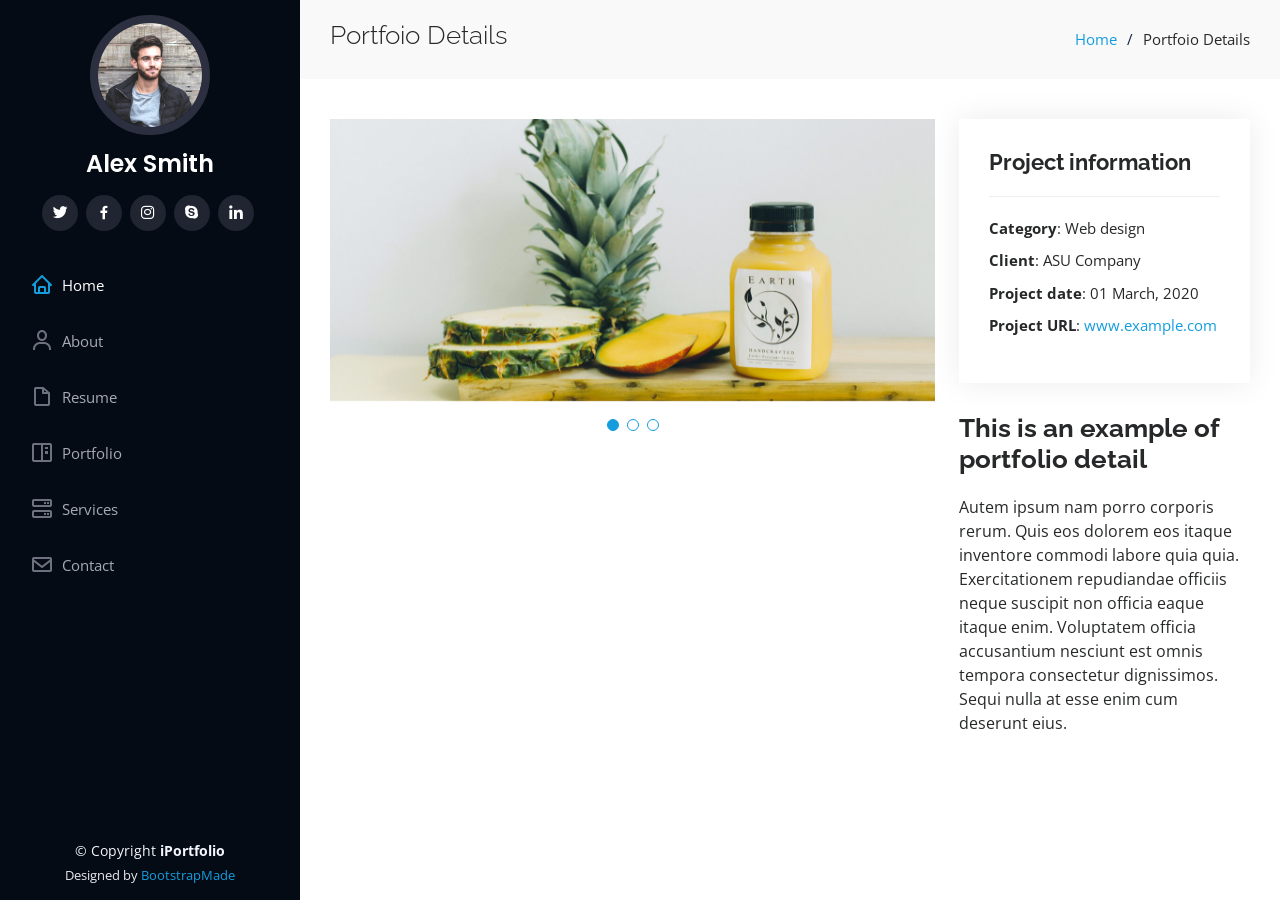
<file: portfolio-details.html>
<!DOCTYPE html>
<html lang="en">

<head>
  <meta charset="utf-8">
  <meta content="width=device-width, initial-scale=1.0" name="viewport">

  <title>Portfolio Details - iPortfolio Bootstrap Template</title>
  <meta content="" name="description">
  <meta content="" name="keywords">

  <!-- Favicons -->
  <link href="assets/img/favicon.png" rel="icon">
  <link href="assets/img/apple-touch-icon.png" rel="apple-touch-icon">

  <!-- Google Fonts -->
  <link href="https://fonts.googleapis.com/css?family=Open+Sans:300,300i,400,400i,600,600i,700,700i|Raleway:300,300i,400,400i,500,500i,600,600i,700,700i|Poppins:300,300i,400,400i,500,500i,600,600i,700,700i" rel="stylesheet">

  <!-- Vendor CSS Files -->
  <link href="assets/vendor/aos/aos.css" rel="stylesheet">
  <link href="assets/vendor/bootstrap/css/bootstrap.min.css" rel="stylesheet">
  <link href="assets/vendor/bootstrap-icons/bootstrap-icons.css" rel="stylesheet">
  <link href="assets/vendor/boxicons/css/boxicons.min.css" rel="stylesheet">
  <link href="assets/vendor/glightbox/css/glightbox.min.css" rel="stylesheet">
  <link href="assets/vendor/swiper/swiper-bundle.min.css" rel="stylesheet">

  <!-- Template Main CSS File -->
  <link href="assets/css/style.css" rel="stylesheet">

  <!-- =======================================================
  * Template Name: iPortfolio
  * Template URL: https://bootstrapmade.com/iportfolio-bootstrap-portfolio-websites-template/
  * Updated: Mar 17 2024 with Bootstrap v5.3.3
  * Author: BootstrapMade.com
  * License: https://bootstrapmade.com/license/
  ======================================================== -->
</head>

<body>

  <!-- ======= Mobile nav toggle button ======= -->
  <i class="bi bi-list mobile-nav-toggle d-xl-none"></i>

  <!-- ======= Header ======= -->
  <header id="header">
    <div class="d-flex flex-column">

      <div class="profile">
        <img src="assets/img/profile-img.jpg" alt="" class="img-fluid rounded-circle">
        <h1 class="text-light"><a href="index.html">Alex Smith</a></h1>
        <div class="social-links mt-3 text-center">
          <a href="#" class="twitter"><i class="bx bxl-twitter"></i></a>
          <a href="#" class="facebook"><i class="bx bxl-facebook"></i></a>
          <a href="#" class="instagram"><i class="bx bxl-instagram"></i></a>
          <a href="#" class="google-plus"><i class="bx bxl-skype"></i></a>
          <a href="#" class="linkedin"><i class="bx bxl-linkedin"></i></a>
        </div>
      </div>

      <nav id="navbar" class="nav-menu navbar">
        <ul>
          <li><a href="#hero" class="nav-link scrollto active"><i class="bx bx-home"></i> <span>Home</span></a></li>
          <li><a href="#about" class="nav-link scrollto"><i class="bx bx-user"></i> <span>About</span></a></li>
          <li><a href="#resume" class="nav-link scrollto"><i class="bx bx-file-blank"></i> <span>Resume</span></a></li>
          <li><a href="#portfolio" class="nav-link scrollto"><i class="bx bx-book-content"></i> <span>Portfolio</span></a></li>
          <li><a href="#services" class="nav-link scrollto"><i class="bx bx-server"></i> <span>Services</span></a></li>
          <li><a href="#contact" class="nav-link scrollto"><i class="bx bx-envelope"></i> <span>Contact</span></a></li>
        </ul>
      </nav><!-- .nav-menu -->
    </div>
  </header><!-- End Header -->

  <main id="main">

    <!-- ======= Breadcrumbs ======= -->
    <section id="breadcrumbs" class="breadcrumbs">
      <div class="container">

        <div class="d-flex justify-content-between align-items-center">
          <h2>Portfoio Details</h2>
          <ol>
            <li><a href="index.html">Home</a></li>
            <li>Portfoio Details</li>
          </ol>
        </div>

      </div>
    </section><!-- End Breadcrumbs -->

    <!-- ======= Portfolio Details Section ======= -->
    <section id="portfolio-details" class="portfolio-details">
      <div class="container">

        <div class="row gy-4">

          <div class="col-lg-8">
            <div class="portfolio-details-slider swiper">
              <div class="swiper-wrapper align-items-center">

                <div class="swiper-slide">
                  <img src="assets/img/portfolio/portfolio-details-1.jpg" alt="">
                </div>

                <div class="swiper-slide">
                  <img src="assets/img/portfolio/portfolio-details-2.jpg" alt="">
                </div>

                <div class="swiper-slide">
                  <img src="assets/img/portfolio/portfolio-details-3.jpg" alt="">
                </div>

              </div>
              <div class="swiper-pagination"></div>
            </div>
          </div>

          <div class="col-lg-4">
            <div class="portfolio-info">
              <h3>Project information</h3>
              <ul>
                <li><strong>Category</strong>: Web design</li>
                <li><strong>Client</strong>: ASU Company</li>
                <li><strong>Project date</strong>: 01 March, 2020</li>
                <li><strong>Project URL</strong>: <a href="#">www.example.com</a></li>
              </ul>
            </div>
            <div class="portfolio-description">
              <h2>This is an example of portfolio detail</h2>
              <p>
                Autem ipsum nam porro corporis rerum. Quis eos dolorem eos itaque inventore commodi labore quia quia. Exercitationem repudiandae officiis neque suscipit non officia eaque itaque enim. Voluptatem officia accusantium nesciunt est omnis tempora consectetur dignissimos. Sequi nulla at esse enim cum deserunt eius.
              </p>
            </div>
          </div>

        </div>

      </div>
    </section><!-- End Portfolio Details Section -->

  </main><!-- End #main -->

  <!-- ======= Footer ======= -->
  <footer id="footer">
    <div class="container">
      <div class="copyright">
        &copy; Copyright <strong><span>iPortfolio</span></strong>
      </div>
      <div class="credits">
        <!-- All the links in the footer should remain intact. -->
        <!-- You can delete the links only if you purchased the pro version. -->
        <!-- Licensing information: https://bootstrapmade.com/license/ -->
        <!-- Purchase the pro version with working PHP/AJAX contact form: https://bootstrapmade.com/iportfolio-bootstrap-portfolio-websites-template/ -->
        Designed by <a href="https://bootstrapmade.com/">BootstrapMade</a>
      </div>
    </div>
  </footer><!-- End  Footer -->

  <a href="#" class="back-to-top d-flex align-items-center justify-content-center"><i class="bi bi-arrow-up-short"></i></a>

  <!-- Vendor JS Files -->
  <script src="assets/vendor/purecounter/purecounter_vanilla.js"></script>
  <script src="assets/vendor/aos/aos.js"></script>
  <script src="assets/vendor/bootstrap/js/bootstrap.bundle.min.js"></script>
  <script src="assets/vendor/glightbox/js/glightbox.min.js"></script>
  <script src="assets/vendor/isotope-layout/isotope.pkgd.min.js"></script>
  <script src="assets/vendor/swiper/swiper-bundle.min.js"></script>
  <script src="assets/vendor/typed.js/typed.umd.js"></script>
  <script src="assets/vendor/waypoints/noframework.waypoints.js"></script>
  <script src="assets/vendor/php-email-form/validate.js"></script>

  <!-- Template Main JS File -->
  <script src="assets/js/main.js"></script>

</body>

</html>
</file>
<file: assets/css/style.css>
/**
* Template Name: iPortfolio
* Template URL: https://bootstrapmade.com/iportfolio-bootstrap-portfolio-websites-template/
* Updated: Mar 17 2024 with Bootstrap v5.3.3
* Author: BootstrapMade.com
* License: https://bootstrapmade.com/license/
*/

/*--------------------------------------------------------------
# General
--------------------------------------------------------------*/
body {
  font-family: "Open Sans", sans-serif;
  color: #272829;
}

a {
  color: #149ddd;
  text-decoration: none;
}

a:hover {
  color: #37b3ed;
  text-decoration: none;
}

h1,
h2,
h3,
h4,
h5,
h6 {
  font-family: "Raleway", sans-serif;
}

/*--------------------------------------------------------------
# Back to top button
--------------------------------------------------------------*/
.back-to-top {
  position: fixed;
  visibility: hidden;
  opacity: 0;
  right: 15px;
  bottom: 15px;
  z-index: 996;
  background: #149ddd;
  width: 40px;
  height: 40px;
  border-radius: 50px;
  transition: all 0.4s;
}

.back-to-top i {
  font-size: 28px;
  color: #fff;
  line-height: 0;
}

.back-to-top:hover {
  background: #2eafec;
  color: #fff;
}

.back-to-top.active {
  visibility: visible;
  opacity: 1;
}

/*--------------------------------------------------------------
# Header
--------------------------------------------------------------*/
#header {
  position: fixed;
  top: 0;
  left: 0;
  bottom: 0;
  width: 300px;
  transition: all ease-in-out 0.5s;
  z-index: 9997;
  transition: all 0.5s;
  padding: 0 15px;
  background: #040b14;
  overflow-y: auto;
}

#header .profile img {
  margin: 15px auto;
  display: block;
  width: 120px;
  border: 8px solid #2c2f3f;
}

#header .profile h1 {
  font-size: 24px;
  margin: 0;
  padding: 0;
  font-weight: 600;
  -moz-text-align-last: center;
  text-align-last: center;
  font-family: "Poppins", sans-serif;
}

#header .profile h1 a,
#header .profile h1 a:hover {
  color: #fff;
  text-decoration: none;
}

#header .profile .social-links a {
  font-size: 18px;
  display: inline-block;
  background: #212431;
  color: #fff;
  line-height: 1;
  padding: 8px 0;
  margin-right: 4px;
  border-radius: 50%;
  text-align: center;
  width: 36px;
  height: 36px;
  transition: 0.3s;
}

#header .profile .social-links a:hover {
  background: #149ddd;
  color: #fff;
  text-decoration: none;
}

#main {
  margin-left: 300px;
}

.container,
.container-fluid {
  padding-left: 30px;
  padding-right: 30px;
}

@media (max-width: 1199px) {
  #header {
    left: -300px;
  }

  #main {
    margin-left: 0;
  }

  .container,
  .container-fluid {
    padding-left: 12px;
    padding-right: 12px;
  }
}

/*--------------------------------------------------------------
# Navigation Menu
--------------------------------------------------------------*/
/* Desktop Navigation */
.nav-menu {
  padding: 30px 0 0 0;
}

.nav-menu * {
  margin: 0;
  padding: 0;
  list-style: none;
}

.nav-menu>ul>li {
  position: relative;
  white-space: nowrap;
}

.nav-menu a,
.nav-menu a:focus {
  display: flex;
  align-items: center;
  color: #a8a9b4;
  padding: 12px 15px;
  margin-bottom: 8px;
  transition: 0.3s;
  font-size: 15px;
}

.nav-menu a i,
.nav-menu a:focus i {
  font-size: 24px;
  padding-right: 8px;
  color: #6f7180;
}

.nav-menu a:hover,
.nav-menu .active,
.nav-menu .active:focus,
.nav-menu li:hover>a {
  text-decoration: none;
  color: #fff;
}

.nav-menu a:hover i,
.nav-menu .active i,
.nav-menu .active:focus i,
.nav-menu li:hover>a i {
  color: #149ddd;
}

/* Mobile Navigation */
.mobile-nav-toggle {
  position: fixed;
  right: 15px;
  top: 15px;
  z-index: 9998;
  border: 0;
  font-size: 24px;
  transition: all 0.4s;
  outline: none !important;
  background-color: #149ddd;
  color: #fff;
  width: 40px;
  height: 40px;
  display: inline-flex;
  align-items: center;
  justify-content: center;
  line-height: 0;
  border-radius: 50px;
  cursor: pointer;
}

.mobile-nav-active {
  overflow: hidden;
}

.mobile-nav-active #header {
  left: 0;
}

/*--------------------------------------------------------------
# Hero Section
--------------------------------------------------------------*/
#hero {
  width: 100%;
  height: 100vh;
  background: url("../img/hero-bg.jpg") top center;
  background-size: cover;
}

#hero:before {
  content: "";
  background: rgba(5, 13, 24, 0.3);
  position: absolute;
  bottom: 0;
  top: 0;
  left: 0;
  right: 0;
  z-index: 1;
}

#hero .hero-container {
  position: relative;
  z-index: 2;
  min-width: 300px;
}

#hero h1 {
  margin: 0 0 10px 0;
  font-size: 64px;
  font-weight: 700;
  line-height: 56px;
  color: #fff;
}

#hero p {
  color: #fff;
  margin-bottom: 50px;
  font-size: 26px;
  font-family: "Poppins", sans-serif;
}

#hero p span {
  color: #fff;
  padding-bottom: 4px;
  letter-spacing: 1px;
  border-bottom: 3px solid #149ddd;
}

@media (min-width: 1024px) {
  #hero {
    background-attachment: fixed;
  }
}

@media (max-width: 768px) {
  #hero h1 {
    font-size: 28px;
    line-height: 36px;
  }

  #hero h2 {
    font-size: 18px;
    line-height: 24px;
    margin-bottom: 30px;
  }
}

/*--------------------------------------------------------------
# Sections General
--------------------------------------------------------------*/
section {
  padding: 60px 0;
  overflow: hidden;
}

.section-bg {
  background: #f5f8fd;
}

.section-title {
  padding-bottom: 30px;
}

.section-title h2 {
  font-size: 32px;
  font-weight: bold;
  margin-bottom: 20px;
  padding-bottom: 20px;
  position: relative;
  color: #173b6c;
}

.section-title h2::after {
  content: "";
  position: absolute;
  display: block;
  width: 50px;
  height: 3px;
  background: #149ddd;
  bottom: 0;
  left: 0;
}

.section-title p {
  margin-bottom: 0;
}

/*--------------------------------------------------------------
# About
--------------------------------------------------------------*/
.about .content h3 {
  font-weight: 700;
  font-size: 26px;
  color: #173b6c;
}

.about .content ul {
  list-style: none;
  padding: 0;
}

.about .content ul li {
  margin-bottom: 20px;
  display: flex;
  align-items: center;
}

.about .content ul strong {
  margin-right: 10px;
}

.about .content ul i {
  font-size: 16px;
  margin-right: 5px;
  color: #149ddd;
  line-height: 0;
}

.about .content p:last-child {
  margin-bottom: 0;
}

/*--------------------------------------------------------------
# Facts
--------------------------------------------------------------*/
.facts {
  padding-bottom: 30px;
}

.facts .count-box {
  padding: 30px;
  width: 100%;
}

.facts .count-box i {
  display: block;
  font-size: 44px;
  color: #149ddd;
  float: left;
  line-height: 0;
}

.facts .count-box span {
  font-size: 48px;
  line-height: 40px;
  display: block;
  font-weight: 700;
  color: #050d18;
  margin-left: 60px;
}

.facts .count-box p {
  padding: 15px 0 0 0;
  margin: 0 0 0 60px;
  font-family: "Raleway", sans-serif;
  font-size: 14px;
  color: #122f57;
}

.facts .count-box a {
  font-weight: 600;
  display: block;
  margin-top: 20px;
  color: #122f57;
  font-size: 15px;
  font-family: "Poppins", sans-serif;
  transition: ease-in-out 0.3s;
}

.facts .count-box a:hover {
  color: #1f5297;
}

/*--------------------------------------------------------------
# Akills
--------------------------------------------------------------*/
.skills .progress {
  height: 60px;
  display: block;
  background: none;
  border-radius: 0;
}

.skills .progress .skill {
  padding: 0;
  margin: 0 0 6px 0;
  text-transform: uppercase;
  display: block;
  font-weight: 600;
  font-family: "Poppins", sans-serif;
  color: #050d18;
}

.skills .progress .skill .val {
  float: right;
  font-style: normal;
}

.skills .progress-bar-wrap {
  background: #dce8f8;
  height: 10px;
}

.skills .progress-bar {
  width: 1px;
  height: 10px;
  transition: 0.9s;
  background-color: #149ddd;
}

/*--------------------------------------------------------------
# Resume
--------------------------------------------------------------*/
.resume .resume-title {
  font-size: 26px;
  font-weight: 700;
  margin-top: 20px;
  margin-bottom: 20px;
  color: #050d18;
}

.resume .resume-item {
  padding: 0 0 20px 20px;
  margin-top: -2px;
  border-left: 2px solid #1f5297;
  position: relative;
}

.resume .resume-item h4 {
  line-height: 18px;
  font-size: 18px;
  font-weight: 600;
  text-transform: uppercase;
  font-family: "Poppins", sans-serif;
  color: #050d18;
  margin-bottom: 10px;
}

.resume .resume-item h5 {
  font-size: 16px;
  background: #e4edf9;
  padding: 5px 15px;
  display: inline-block;
  font-weight: 600;
  margin-bottom: 10px;
}

.resume .resume-item ul {
  padding-left: 20px;
}

.resume .resume-item ul li {
  padding-bottom: 10px;
}

.resume .resume-item:last-child {
  padding-bottom: 0;
}

.resume .resume-item::before {
  content: "";
  position: absolute;
  width: 16px;
  height: 16px;
  border-radius: 50px;
  left: -9px;
  top: 0;
  background: #fff;
  border: 2px solid #1f5297;
}

/*--------------------------------------------------------------
# Portfolio
--------------------------------------------------------------*/
.portfolio .portfolio-item {
  margin-bottom: 30px;
}

.portfolio #portfolio-flters {
  padding: 0;
  margin: 0 auto 35px auto;
  list-style: none;
  text-align: center;
  background: #fff;
  border-radius: 50px;
  padding: 2px 15px;
}

.portfolio #portfolio-flters li {
  cursor: pointer;
  display: inline-block;
  padding: 10px 15px 8px 15px;
  font-size: 14px;
  font-weight: 600;
  line-height: 1;
  text-transform: uppercase;
  color: #272829;
  margin-bottom: 5px;
  transition: all 0.3s ease-in-out;
}

.portfolio #portfolio-flters li:hover,
.portfolio #portfolio-flters li.filter-active {
  color: #149ddd;
}

.portfolio #portfolio-flters li:last-child {
  margin-right: 0;
}

.portfolio .portfolio-wrap {
  transition: 0.3s;
  position: relative;
  overflow: hidden;
  z-index: 1;
}

.portfolio .portfolio-wrap::before {
  content: "";
  background: rgba(255, 255, 255, 0.5);
  position: absolute;
  left: 0;
  right: 0;
  top: 0;
  bottom: 0;
  transition: all ease-in-out 0.3s;
  z-index: 2;
  opacity: 0;
}

.portfolio .portfolio-wrap .portfolio-links {
  opacity: 1;
  left: 0;
  right: 0;
  bottom: -60px;
  z-index: 3;
  position: absolute;
  transition: all ease-in-out 0.3s;
  display: flex;
  justify-content: center;
}

.portfolio .portfolio-wrap .portfolio-links a {
  color: #fff;
  font-size: 28px;
  text-align: center;
  background: rgba(20, 157, 221, 0.75);
  transition: 0.3s;
  width: 50%;
}

.portfolio .portfolio-wrap .portfolio-links a:hover {
  background: rgba(20, 157, 221, 0.95);
}

.portfolio .portfolio-wrap .portfolio-links a+a {
  border-left: 1px solid #37b3ed;
}

.portfolio .portfolio-wrap:hover::before {
  top: 0;
  left: 0;
  right: 0;
  bottom: 0;
  opacity: 1;
}

.portfolio .portfolio-wrap:hover .portfolio-links {
  opacity: 1;
  bottom: 0;
}

/*--------------------------------------------------------------
# Portfolio Details
--------------------------------------------------------------*/
.portfolio-details {
  padding-top: 40px;
}

.portfolio-details .portfolio-details-slider img {
  width: 100%;
}

.portfolio-details .portfolio-details-slider .swiper-pagination {
  margin-top: 20px;
  position: relative;
}

.portfolio-details .portfolio-details-slider .swiper-pagination .swiper-pagination-bullet {
  width: 12px;
  height: 12px;
  background-color: #fff;
  opacity: 1;
  border: 1px solid #149ddd;
}

.portfolio-details .portfolio-details-slider .swiper-pagination .swiper-pagination-bullet-active {
  background-color: #149ddd;
}

.portfolio-details .portfolio-info {
  padding: 30px;
  box-shadow: 0px 0 30px rgba(5, 13, 24, 0.08);
}

.portfolio-details .portfolio-info h3 {
  font-size: 22px;
  font-weight: 700;
  margin-bottom: 20px;
  padding-bottom: 20px;
  border-bottom: 1px solid #eee;
}

.portfolio-details .portfolio-info ul {
  list-style: none;
  padding: 0;
  font-size: 15px;
}

.portfolio-details .portfolio-info ul li+li {
  margin-top: 10px;
}

.portfolio-details .portfolio-description {
  padding-top: 30px;
}

.portfolio-details .portfolio-description h2 {
  font-size: 26px;
  font-weight: 700;
  margin-bottom: 20px;
}

.portfolio-details .portfolio-description p {
  padding: 0;
}

/*--------------------------------------------------------------
# Services
--------------------------------------------------------------*/
.services .icon-box {
  margin-bottom: 20px;
}

.services .icon {
  float: left;
  display: flex;
  align-items: center;
  justify-content: center;
  width: 54px;
  height: 54px;
  background: #149ddd;
  border-radius: 50%;
  transition: 0.5s;
  border: 1px solid #149ddd;
}

.services .icon i {
  color: #fff;
  font-size: 24px;
  line-height: 0;
}

.services .icon-box:hover .icon {
  background: #fff;
}

.services .icon-box:hover .icon i {
  color: #149ddd;
}

.services .title {
  margin-left: 80px;
  font-weight: 700;
  margin-bottom: 15px;
  font-size: 18px;
}

.services .title a {
  color: #343a40;
}

.services .title a:hover {
  color: #149ddd;
}

.services .description {
  margin-left: 80px;
  line-height: 24px;
  font-size: 14px;
}

/*--------------------------------------------------------------
# Testimonials
--------------------------------------------------------------*/
.testimonials .testimonials-carousel,
.testimonials .testimonials-slider {
  overflow: hidden;
}

.testimonials .testimonial-item {
  box-sizing: content-box;
  text-align: center;
  min-height: 320px;
}

.testimonials .testimonial-item .testimonial-img {
  width: 90px;
  border-radius: 50%;
  margin: 0 auto;
}

.testimonials .testimonial-item h3 {
  font-size: 18px;
  font-weight: bold;
  margin: 10px 0 5px 0;
  color: #111;
}

.testimonials .testimonial-item h4 {
  font-size: 14px;
  color: #999;
  margin: 0;
}

.testimonials .testimonial-item .quote-icon-left,
.testimonials .testimonial-item .quote-icon-right {
  color: #c3e8fa;
  font-size: 26px;
}

.testimonials .testimonial-item .quote-icon-left {
  display: inline-block;
  left: -5px;
  position: relative;
}

.testimonials .testimonial-item .quote-icon-right {
  display: inline-block;
  right: -5px;
  position: relative;
  top: 10px;
}

.testimonials .testimonial-item p {
  font-style: italic;
  margin: 0 15px 15px 15px;
  padding: 20px;
  background: #fff;
  position: relative;
  margin-bottom: 35px;
  border-radius: 6px;
  box-shadow: 0px 2px 15px rgba(0, 0, 0, 0.1);
}

.testimonials .testimonial-item p::after {
  content: "";
  width: 0;
  height: 0;
  border-top: 20px solid #fff;
  border-right: 20px solid transparent;
  border-left: 20px solid transparent;
  position: absolute;
  bottom: -20px;
  left: calc(50% - 20px);
}

.testimonials .swiper-pagination {
  margin-top: 20px;
  position: relative;
}

.testimonials .swiper-pagination .swiper-pagination-bullet {
  width: 12px;
  height: 12px;
  background-color: #fff;
  opacity: 1;
  border: 1px solid #149ddd;
}

.testimonials .swiper-pagination .swiper-pagination-bullet-active {
  background-color: #149ddd;
}

/*--------------------------------------------------------------
# Contact
--------------------------------------------------------------*/
.contact {
  padding-bottom: 130px;
}

.contact .info {
  padding: 30px;
  background: #fff;
  width: 100%;
  box-shadow: 0 0 24px 0 rgba(0, 0, 0, 0.12);
}

.contact .info i {
  font-size: 20px;
  color: #149ddd;
  float: left;
  width: 44px;
  height: 44px;
  background: #dff3fc;
  display: flex;
  justify-content: center;
  align-items: center;
  border-radius: 50px;
  transition: all 0.3s ease-in-out;
}

.contact .info h4 {
  padding: 0 0 0 60px;
  font-size: 22px;
  font-weight: 600;
  margin-bottom: 5px;
  color: #050d18;
}

.contact .info p {
  padding: 0 0 10px 60px;
  margin-bottom: 20px;
  font-size: 14px;
  color: #173b6c;
}

.contact .info .email p {
  padding-top: 5px;
}

.contact .info .social-links {
  padding-left: 60px;
}

.contact .info .social-links a {
  font-size: 18px;
  display: inline-block;
  background: #333;
  color: #fff;
  line-height: 1;
  padding: 8px 0;
  border-radius: 50%;
  text-align: center;
  width: 36px;
  height: 36px;
  transition: 0.3s;
  margin-right: 10px;
}

.contact .info .social-links a:hover {
  background: #149ddd;
  color: #fff;
}

.contact .info .email:hover i,
.contact .info .address:hover i,
.contact .info .phone:hover i {
  background: #149ddd;
  color: #fff;
}

.contact .php-email-form {
  width: 100%;
  padding: 30px;
  background: #fff;
  box-shadow: 0 0 24px 0 rgba(0, 0, 0, 0.12);
}

.contact .php-email-form .form-group {
  padding-bottom: 8px;
}

.contact .php-email-form .validate {
  display: none;
  color: red;
  margin: 0 0 15px 0;
  font-weight: 400;
  font-size: 13px;
}

.contact .php-email-form .error-message {
  display: none;
  color: #fff;
  background: #ed3c0d;
  text-align: left;
  padding: 15px;
  font-weight: 600;
}

.contact .php-email-form .error-message br+br {
  margin-top: 25px;
}

.contact .php-email-form .sent-message {
  display: none;
  color: #fff;
  background: #18d26e;
  text-align: center;
  padding: 15px;
  font-weight: 600;
}

.contact .php-email-form .loading {
  display: none;
  background: #fff;
  text-align: center;
  padding: 15px;
}

.contact .php-email-form .loading:before {
  content: "";
  display: inline-block;
  border-radius: 50%;
  width: 24px;
  height: 24px;
  margin: 0 10px -6px 0;
  border: 3px solid #18d26e;
  border-top-color: #eee;
  animation: animate-loading 1s linear infinite;
}

.contact .php-email-form .form-group {
  margin-bottom: 15px;
}

.contact .php-email-form label {
  padding-bottom: 8px;
}

.contact .php-email-form input,
.contact .php-email-form textarea {
  border-radius: 0;
  box-shadow: none;
  font-size: 14px;
}

.contact .php-email-form input {
  height: 44px;
}

.contact .php-email-form textarea {
  padding: 10px 15px;
}

.contact .php-email-form button[type=submit] {
  background: #149ddd;
  border: 0;
  padding: 10px 24px;
  color: #fff;
  transition: 0.4s;
  border-radius: 4px;
}

.contact .php-email-form button[type=submit]:hover {
  background: #37b3ed;
}

@keyframes animate-loading {
  0% {
    transform: rotate(0deg);
  }

  100% {
    transform: rotate(360deg);
  }
}

/*--------------------------------------------------------------
# Breadcrumbs
--------------------------------------------------------------*/
.breadcrumbs {
  padding: 20px 0;
  background: #f9f9f9;
}

.breadcrumbs h2 {
  font-size: 26px;
  font-weight: 300;
}

.breadcrumbs ol {
  display: flex;
  flex-wrap: wrap;
  list-style: none;
  padding: 0;
  margin: 0;
  font-size: 15px;
}

.breadcrumbs ol li+li {
  padding-left: 10px;
}

.breadcrumbs ol li+li::before {
  display: inline-block;
  padding-right: 10px;
  color: #0e2442;
  content: "/";
}

@media (max-width: 768px) {
  .breadcrumbs .d-flex {
    display: block !important;
  }

  .breadcrumbs ol {
    display: block;
  }

  .breadcrumbs ol li {
    display: inline-block;
  }
}

/*--------------------------------------------------------------
# Footer
--------------------------------------------------------------*/
#footer {
  padding: 15px;
  color: #f4f6fd;
  font-size: 14px;
  position: fixed;
  left: 0;
  bottom: 0;
  width: 300px;
  z-index: 9999;
  background: #040b14;
}

#footer .copyright {
  text-align: center;
}

#footer .credits {
  padding-top: 5px;
  text-align: center;
  font-size: 13px;
  color: #eaebf0;
}

@media (max-width: 1199px) {
  #footer {
    position: static;
    width: auto;
    padding-right: 20px 15px;
  }
}
</file>
